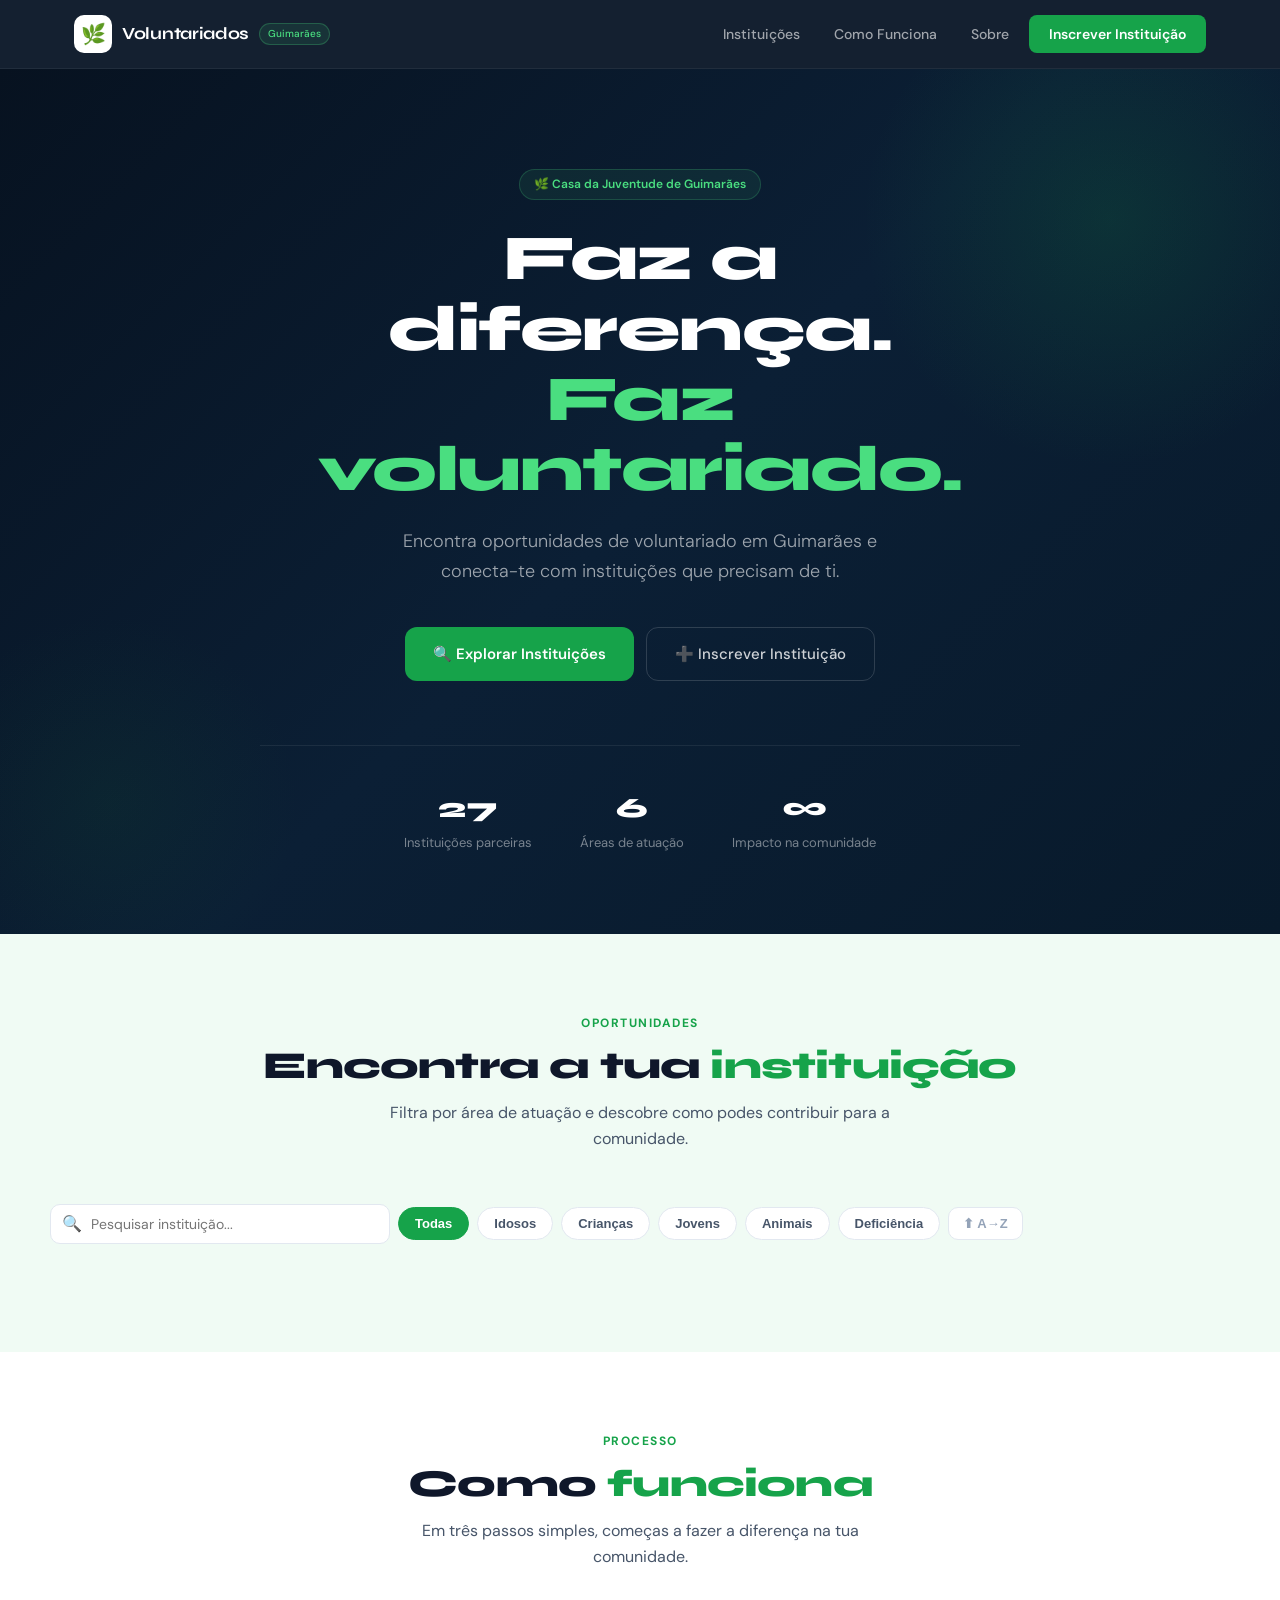
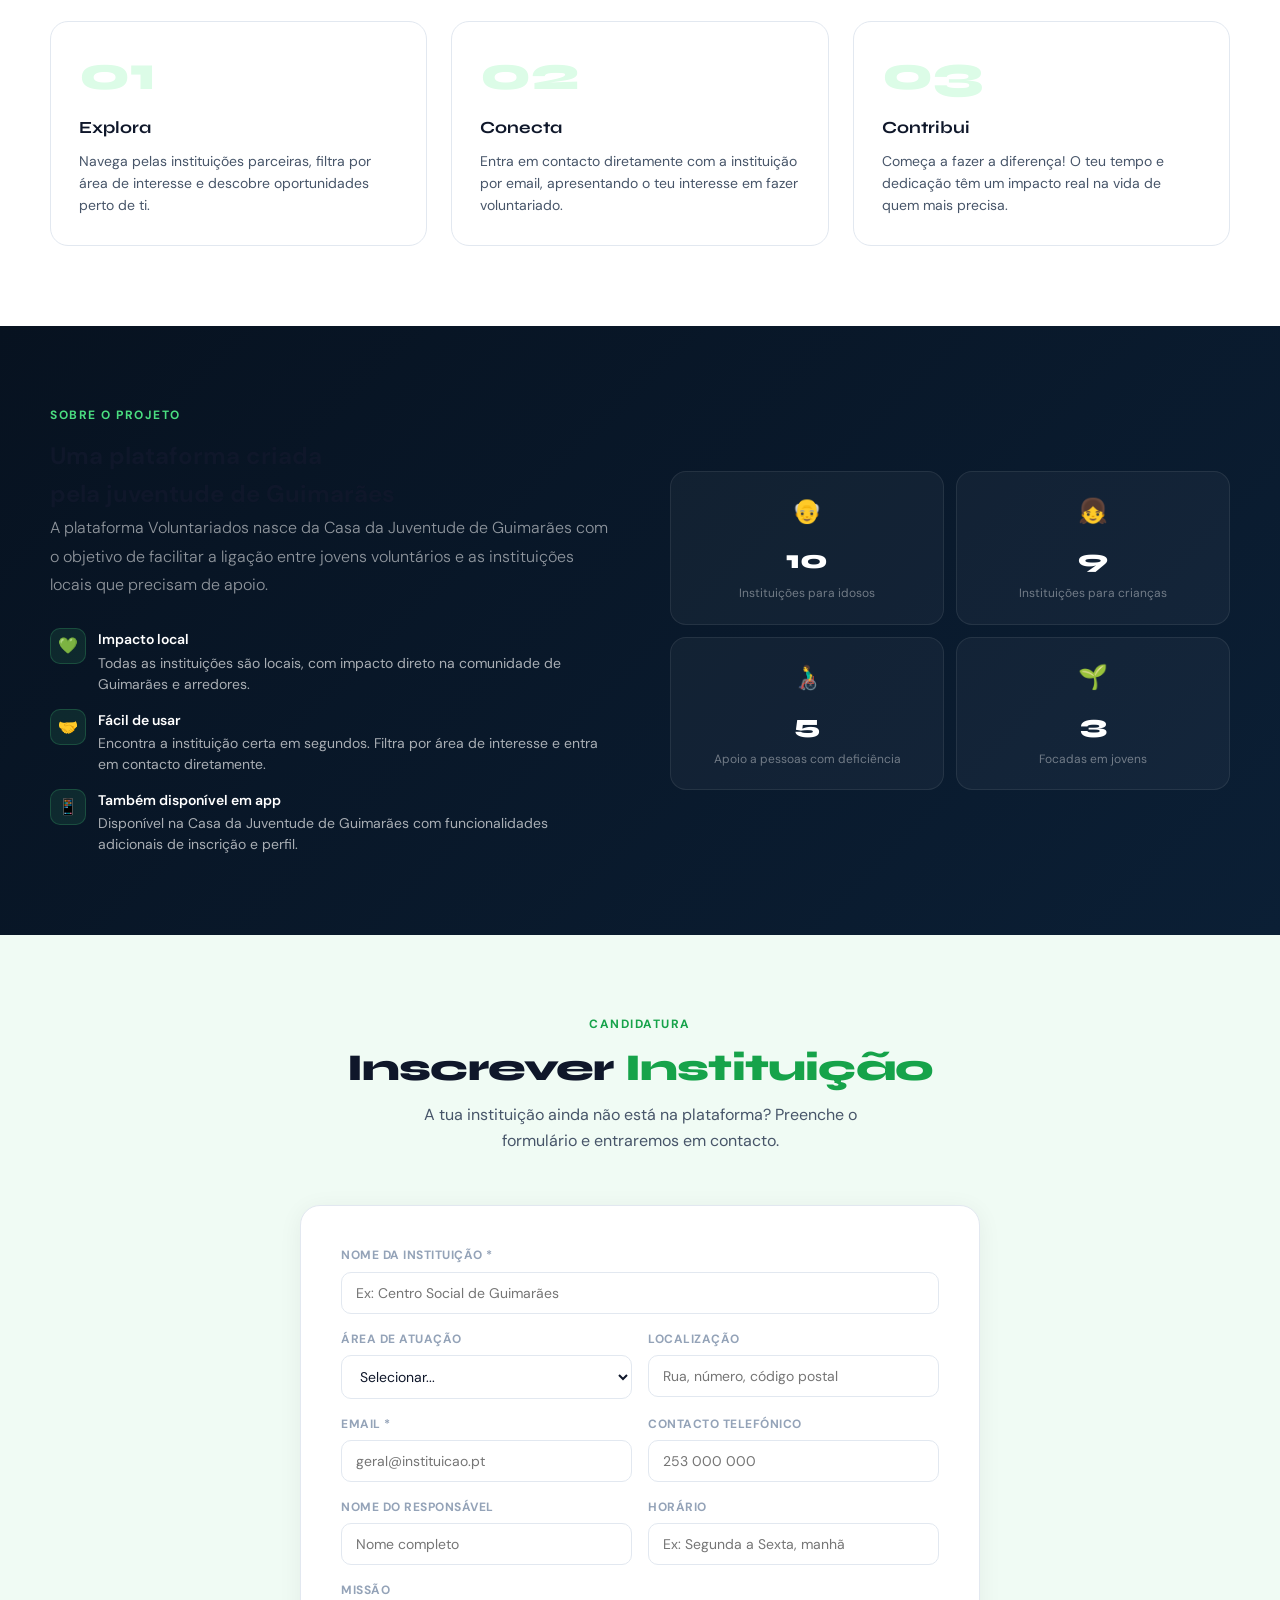
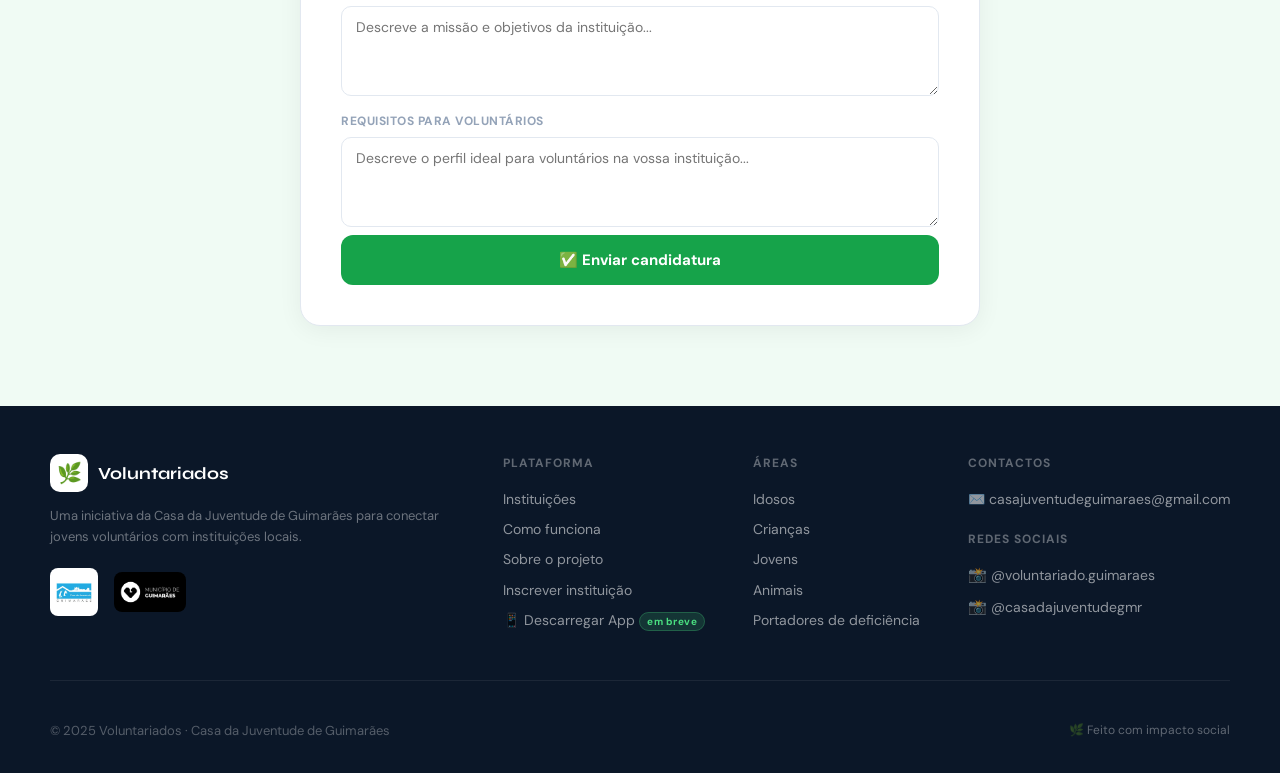
<file: index.html>
<!DOCTYPE html>
<html lang="pt">
<head>
<meta charset="UTF-8">
<meta name="viewport" content="width=device-width, initial-scale=1.0">
  <meta name="google-site-verification" content="gIfQHJcyxYFuE1dtZtrxuCCNk5c6O2cTzPGUpTS5kP4" />
<title>Voluntariados · Casa da Juventude de Guimarães</title>
<link rel="preconnect" href="https://fonts.googleapis.com">
<link href="https://fonts.googleapis.com/css2?family=Syne:wght@400;600;700;800&family=DM+Sans:ital,opsz,wght@0,9..40,300;0,9..40,400;0,9..40,500;1,9..40,300&display=swap" rel="stylesheet">
<link rel="stylesheet" href="style.css">
</head>
<body>

<!-- NAV -->
<nav>
  <div class="nav-inner">
    <a href="#" class="nav-logo">
      <div class="nav-logo-icon">🌿</div>
      <span class="nav-logo-text">Voluntariados</span>
      <span class="nav-logo-badge">Guimarães</span>
    </a>
    <div class="nav-links">
      <a href="#instituicoes" class="nav-link">Instituições</a>
      <a href="#como-funciona" class="nav-link">Como Funciona</a>
      <a href="#sobre" class="nav-link">Sobre</a>
      <a href="#inscrever" class="nav-link nav-cta">Inscrever Instituição</a>
    </div>
    <div class="nav-mobile">
      <a href="#inscrever" class="btn-primary" style="padding:8px 16px;font-size:13px">Inscrever</a>
    </div>
  </div>
</nav>

<!-- HERO -->
<section class="hero">
  <div class="hero-inner">
    <div class="hero-badge">🌿 Casa da Juventude de Guimarães</div>
    <h1>Faz a diferença.<br><span>Faz voluntariado.</span></h1>
    <p class="hero-desc">Encontra oportunidades de voluntariado em Guimarães e conecta-te com instituições que precisam de ti.</p>
    <div class="hero-btns">
      <a href="#instituicoes" class="btn-primary">🔍 Explorar Instituições</a>
      <a href="#inscrever" class="btn-outline">➕ Inscrever Instituição</a>
    </div>
    <div class="hero-stats">
      <div class="hero-stat">
        <div class="hero-stat-num" id="stat-total">27</div>
        <div class="hero-stat-label">Instituições parceiras</div>
      </div>
      <div class="hero-stat">
        <div class="hero-stat-num">6</div>
        <div class="hero-stat-label">Áreas de atuação</div>
      </div>
      <div class="hero-stat">
        <div class="hero-stat-num">∞</div>
        <div class="hero-stat-label">Impacto na comunidade</div>
      </div>
    </div>
  </div>
</section>

<!-- INSTITUIÇÕES -->
<section id="instituicoes">
  <div class="section-inner">
    <div class="section-header">
      <div class="section-label">Oportunidades</div>
      <h2 class="section-title">Encontra a tua <span>instituição</span></h2>
      <p class="section-desc">Filtra por área de atuação e descobre como podes contribuir para a comunidade.</p>
    </div>

    <div class="filters-bar">
      <div class="search-wrap">
        <span class="search-icon">🔍</span>
        <input class="search-input" type="text" id="searchInput" placeholder="Pesquisar instituição...">
      </div>
      <button class="filter-chip active" data-foco="">Todas</button>
      <button class="filter-chip" data-foco="Idosos">Idosos</button>
      <button class="filter-chip" data-foco="Crianças">Crianças</button>
      <button class="filter-chip" data-foco="Jovens">Jovens</button>
      <button class="filter-chip" data-foco="Animais">Animais</button>
      <button class="filter-chip" data-foco="Portadores de deficiência">Deficiência</button>
      <button class="sort-btn" id="sortBtn">⬆ A→Z</button>
    </div>

    <div class="results-count" id="resultsCount"></div>
    <div class="cards-grid" id="cardsGrid"></div>
  </div>
</section>

<!-- COMO FUNCIONA -->
<section id="como-funciona" style="background:#fff">
  <div class="section-inner">
    <div class="section-header">
      <div class="section-label">Processo</div>
      <h2 class="section-title">Como <span>funciona</span></h2>
      <p class="section-desc">Em três passos simples, começas a fazer a diferença na tua comunidade.</p>
    </div>
    <div class="how-grid">
      <div class="how-card">
        <div class="how-num">01</div>
        <div class="how-title">Explora</div>
        <p class="how-desc">Navega pelas instituições parceiras, filtra por área de interesse e descobre oportunidades perto de ti.</p>
      </div>
      <div class="how-card">
        <div class="how-num">02</div>
        <div class="how-title">Conecta</div>
        <p class="how-desc">Entra em contacto diretamente com a instituição por email, apresentando o teu interesse em fazer voluntariado.</p>
      </div>
      <div class="how-card">
        <div class="how-num">03</div>
        <div class="how-title">Contribui</div>
        <p class="how-desc">Começa a fazer a diferença! O teu tempo e dedicação têm um impacto real na vida de quem mais precisa.</p>
      </div>
    </div>
  </div>
</section>

<!-- SOBRE -->
<section id="sobre" class="about-bg">
  <div class="section-inner">
    <div class="about-grid">
      <div>
        <div class="about-label">Sobre o Projeto</div>
        <h2>Uma plataforma criada <br>pela juventude de Guimarães</h2>
        <p class="about-desc">A plataforma Voluntariados nasce da Casa da Juventude de Guimarães com o objetivo de facilitar a ligação entre jovens voluntários e as instituições locais que precisam de apoio.</p>
        <div class="about-features">
          <div class="about-feat">
            <div class="about-feat-icon">💚</div>
            <div>
              <div class="about-feat-title">Impacto local</div>
              <div class="about-feat-text">Todas as instituições são locais, com impacto direto na comunidade de Guimarães e arredores.</div>
            </div>
          </div>
          <div class="about-feat">
            <div class="about-feat-icon">🤝</div>
            <div>
              <div class="about-feat-title">Fácil de usar</div>
              <div class="about-feat-text">Encontra a instituição certa em segundos. Filtra por área de interesse e entra em contacto diretamente.</div>
            </div>
          </div>
          <div class="about-feat">
            <div class="about-feat-icon">📱</div>
            <div>
              <div class="about-feat-title">Também disponível em app</div>
              <div class="about-feat-text">Disponível na Casa da Juventude de Guimarães com funcionalidades adicionais de inscrição e perfil.</div>
            </div>
          </div>
        </div>
      </div>
      <div class="about-visual">
        <div class="about-stat-card"><div class="about-stat-emoji">👴</div><div class="about-stat-num">10</div><div class="about-stat-desc">Instituições para idosos</div></div>
        <div class="about-stat-card"><div class="about-stat-emoji">👧</div><div class="about-stat-num">9</div><div class="about-stat-desc">Instituições para crianças</div></div>
        <div class="about-stat-card"><div class="about-stat-emoji">👨‍🦽</div><div class="about-stat-num">5</div><div class="about-stat-desc">Apoio a pessoas com deficiência</div></div>
        <div class="about-stat-card"><div class="about-stat-emoji">🌱</div><div class="about-stat-num">3</div><div class="about-stat-desc">Focadas em jovens</div></div>
      </div>
    </div>
  </div>
</section>

<!-- INSCREVER INSTITUIÇÃO -->
<section id="inscrever">
  <div class="section-inner">
    <div class="section-header">
      <div class="section-label">Candidatura</div>
      <h2 class="section-title">Inscrever <span>Instituição</span></h2>
      <p class="section-desc">A tua instituição ainda não está na plataforma? Preenche o formulário e entraremos em contacto.</p>
    </div>
    <div class="inscricao-card">
      <div id="formWrap">
        <form id="inscricaoForm" onsubmit="return false">
          <div class="form-grid">
            <div class="form-field full">
              <label>NOME DA INSTITUIÇÃO *</label>
              <input type="text" id="f_nome" placeholder="Ex: Centro Social de Guimarães" required>
            </div>
            <div class="form-field">
              <label>ÁREA DE ATUAÇÃO</label>
              <select id="f_foco">
                <option value="">Selecionar...</option>
                <option>Idosos</option>
                <option>Crianças</option>
                <option>Jovens</option>
                <option>Animais</option>
                <option>Portadores de deficiência</option>
                <option>Ação Social</option>
              </select>
            </div>
            <div class="form-field">
              <label>LOCALIZAÇÃO</label>
              <input type="text" id="f_local" placeholder="Rua, número, código postal">
            </div>
            <div class="form-field">
              <label>EMAIL *</label>
              <input type="email" id="f_email" placeholder="geral@instituicao.pt" required>
            </div>
            <div class="form-field">
              <label>CONTACTO TELEFÓNICO</label>
              <input type="tel" id="f_tel" placeholder="253 000 000">
            </div>
            <div class="form-field">
              <label>NOME DO RESPONSÁVEL</label>
              <input type="text" id="f_resp" placeholder="Nome completo">
            </div>
            <div class="form-field">
              <label>HORÁRIO</label>
              <input type="text" id="f_horario" placeholder="Ex: Segunda a Sexta, manhã">
            </div>
            <div class="form-field full">
              <label>MISSÃO</label>
              <textarea id="f_missao" placeholder="Descreve a missão e objetivos da instituição..."></textarea>
            </div>
            <div class="form-field full">
              <label>REQUISITOS PARA VOLUNTÁRIOS</label>
              <textarea id="f_req" placeholder="Descreve o perfil ideal para voluntários na vossa instituição..."></textarea>
            </div>
          </div>
          <button type="button" class="submit-btn" onclick="submitForm()">
            ✅ Enviar candidatura
          </button>
        </form>
      </div>
      <div id="successMsg" class="success-msg" style="display:none">
        <div class="success-emoji">✅</div>
        <div class="success-title">Candidatura enviada!</div>
        <p class="success-desc">A tua candidatura foi recebida com sucesso e será analisada em breve pela equipa da Casa da Juventude de Guimarães.</p>
      </div>
    </div>
  </div>
</section>

<!-- FOOTER -->
<footer>
  <div class="footer-inner">
    <div class="footer-top">
      <div class="footer-brand">
        <div class="footer-brand-logo">
          <div class="footer-brand-icon">🌿</div>
          <span class="footer-brand-name">Voluntariados</span>
        </div>
        <p class="footer-brand-desc">Uma iniciativa da Casa da Juventude de Guimarães para conectar jovens voluntários com instituições locais.</p>
        <div class="footer-logos">
          <img src="[data-uri]" alt="Casa da Juventude de Guimarães" class="footer-logo-img">
          <img src="[data-uri]" alt="Município de Guimarães" class="footer-logo-img footer-logo-municipio">
        </div>
      </div>
      <div class="footer-links-col">
        <h4>Plataforma</h4>
        <a href="#instituicoes">Instituições</a>
        <a href="#como-funciona">Como funciona</a>
        <a href="#sobre">Sobre o projeto</a>
        <a href="#inscrever">Inscrever instituição</a>
        <a href="#" class="footer-app-link">📱 Descarregar App <span class="footer-app-badge">em breve</span></a>
      </div>
      <div class="footer-links-col">
        <h4>Áreas</h4>
        <a href="#" onclick="setFilter('Idosos')">Idosos</a>
        <a href="#" onclick="setFilter('Crianças')">Crianças</a>
        <a href="#" onclick="setFilter('Jovens')">Jovens</a>
        <a href="#" onclick="setFilter('Animais')">Animais</a>
        <a href="#" onclick="setFilter('Portadores de deficiência')">Portadores de deficiência</a>
      </div>
      <div class="footer-links-col">
        <h4>Contactos</h4>
        <a href="mailto:casajuventudeguimaraes@gmail.com">✉️ casajuventudeguimaraes@gmail.com</a>
        <h4 style="margin-top:20px">Redes Sociais</h4>
        <a href="https://www.instagram.com/voluntariado.guimaraes?igsh=NXk3a3p1bnFhdGtn" target="_blank">
          <span class="footer-social-icon">📸</span> @voluntariado.guimaraes
        </a>
        <a href="https://www.instagram.com/casadajuventudegmr?igsh=b285d3hidWdodXQ1" target="_blank">
          <span class="footer-social-icon">📸</span> @casadajuventudegmr
        </a>
      </div>
    </div>
    <div class="footer-bottom">
      <span class="footer-copyright">© 2025 Voluntariados · Casa da Juventude de Guimarães</span>
      <span class="footer-badge">🌿 Feito com impacto social</span>
    </div>
  </div>
</footer>

<!-- MODAL -->
<div class="modal-overlay" id="modalOverlay" onclick="closeModalOnBg(event)">
  <div class="modal" id="modal">
    <div class="modal-header" id="modalHeader">
      <button class="modal-close" onclick="closeModal()">✕</button>
      <div class="modal-foco" id="modalFoco"></div>
      <div class="modal-title" id="modalTitle"></div>
    </div>
    <div class="modal-body" id="modalBody"></div>
  </div>
</div>

<script src="script.js"></script>
</body>
</html>
</file>
<file: style.css>
*,*::before,*::after{box-sizing:border-box;margin:0;padding:0}
:root{
  --bg:#F0FBF4;
  --bgCard:#ffffff;
  --dark:#0B1728;
  --dark2:#0E1F38;
  --green:#16A34A;
  --greenLight:#4ADE80;
  --greenSoft:#DCFCE7;
  --greenDark:#14532D;
  --greenMid:#166534;
  --text:#0F172A;
  --textSec:#475569;
  --textMuted:#94A3B8;
  --border:#E2E8F0;
  --red:#DC2626;
  --radius:14px;
  --radiusSm:8px;
  --shadow:0 4px 24px rgba(0,0,0,0.06);
}
html{scroll-behavior:smooth}
body{font-family:'DM Sans',sans-serif;background:var(--bg);color:var(--text);line-height:1.6;overflow-x:hidden}

/* NAV */
nav{position:sticky;top:0;z-index:100;background:rgba(11,23,40,0.96);backdrop-filter:blur(16px);border-bottom:1px solid rgba(255,255,255,0.06)}
.nav-inner{max-width:1180px;margin:0 auto;padding:0 24px;height:68px;display:flex;align-items:center;justify-content:space-between}
.nav-logo{display:flex;align-items:center;gap:10px;text-decoration:none}
.nav-logo-icon{width:38px;height:38px;background:#fff;border-radius:10px;display:flex;align-items:center;justify-content:center;font-size:20px}
.nav-logo-text{font-family:'Syne',sans-serif;font-size:17px;font-weight:700;color:#fff;letter-spacing:-0.3px}
.nav-logo-badge{font-size:10px;font-weight:500;color:var(--greenLight);background:rgba(74,222,128,0.1);border:1px solid rgba(74,222,128,0.25);padding:2px 8px;border-radius:20px}
.nav-links{display:flex;align-items:center;gap:6px}
.nav-link{font-size:14px;font-weight:500;color:rgba(255,255,255,0.6);text-decoration:none;padding:7px 14px;border-radius:8px;transition:all 0.2s}
.nav-link:hover{color:#fff;background:rgba(255,255,255,0.06)}
.nav-cta{background:var(--green);color:#fff!important;padding:8px 20px!important;font-weight:600!important;transition:background 0.2s!important}
.nav-cta:hover{background:var(--greenMid)!important}
.nav-mobile{display:none}

/* HERO */
.hero{background:linear-gradient(135deg,#071220 0%,#0B1F35 50%,#081A2B 100%);padding:100px 24px 80px;text-align:center;position:relative;overflow:hidden}
.hero::before{content:'';position:absolute;top:-100px;right:-80px;width:500px;height:500px;background:radial-gradient(circle,rgba(22,163,74,0.15),transparent 70%);pointer-events:none}
.hero::after{content:'';position:absolute;bottom:-60px;left:-80px;width:380px;height:380px;background:radial-gradient(circle,rgba(22,101,52,0.12),transparent 70%);pointer-events:none}
.hero-inner{max-width:760px;margin:0 auto;position:relative}
.hero-badge{display:inline-flex;align-items:center;gap:6px;background:rgba(74,222,128,0.08);border:1px solid rgba(74,222,128,0.2);color:var(--greenLight);font-size:12px;font-weight:600;padding:5px 14px;border-radius:20px;margin-bottom:24px}
.hero h1{font-family:'Syne',sans-serif;font-size:clamp(38px,6vw,64px);font-weight:800;color:#fff;letter-spacing:-1.5px;line-height:1.1;margin-bottom:20px}
.hero h1 span{color:var(--greenLight)}
.hero-desc{font-size:18px;color:rgba(255,255,255,0.6);max-width:520px;margin:0 auto 40px;line-height:1.7;font-weight:300}
.hero-btns{display:flex;gap:12px;justify-content:center;flex-wrap:wrap}
.btn-primary{display:inline-flex;align-items:center;gap:8px;background:var(--green);color:#fff;padding:14px 28px;border-radius:12px;font-size:15px;font-weight:600;text-decoration:none;transition:all 0.2s;border:none;cursor:pointer}
.btn-primary:hover{background:var(--greenMid);transform:translateY(-1px)}
.btn-outline{display:inline-flex;align-items:center;gap:8px;background:transparent;color:rgba(255,255,255,0.8);padding:14px 28px;border-radius:12px;font-size:15px;font-weight:500;text-decoration:none;border:1px solid rgba(255,255,255,0.15);transition:all 0.2s}
.btn-outline:hover{background:rgba(255,255,255,0.06);border-color:rgba(255,255,255,0.3)}
.hero-stats{display:flex;gap:48px;justify-content:center;margin-top:64px;padding-top:40px;border-top:1px solid rgba(255,255,255,0.07)}
.hero-stat{text-align:center}
.hero-stat-num{font-family:'Syne',sans-serif;font-size:28px;font-weight:800;color:#fff}
.hero-stat-label{font-size:13px;color:rgba(255,255,255,0.45);margin-top:2px}

/* SECTION */
section{padding:80px 24px}
.section-inner{max-width:1180px;margin:0 auto}
.section-header{text-align:center;margin-bottom:52px}
.section-label{font-size:12px;font-weight:700;letter-spacing:1.5px;text-transform:uppercase;color:var(--green);margin-bottom:10px}
.section-title{font-family:'Syne',sans-serif;font-size:clamp(26px,4vw,38px);font-weight:800;color:var(--text);letter-spacing:-0.8px;line-height:1.2}
.section-title span{color:var(--green)}
.section-desc{font-size:16px;color:var(--textSec);margin-top:12px;max-width:500px;margin-left:auto;margin-right:auto}

/* FILTERS */
.filters-bar{display:flex;gap:8px;flex-wrap:wrap;margin-bottom:28px;align-items:center}
.search-wrap{flex:1;min-width:200px;max-width:340px;position:relative}
.search-input{width:100%;padding:10px 14px 10px 40px;border:1px solid var(--border);border-radius:10px;font-size:14px;font-family:'DM Sans',sans-serif;background:#fff;color:var(--text);outline:none;transition:border-color 0.2s}
.search-input:focus{border-color:var(--green)}
.search-icon{position:absolute;left:12px;top:50%;transform:translateY(-50%);color:var(--textMuted);font-size:16px;pointer-events:none}
.filter-chip{padding:8px 16px;border-radius:20px;font-size:13px;font-weight:600;border:1px solid var(--border);background:#fff;color:var(--textSec);cursor:pointer;transition:all 0.2s;white-space:nowrap}
.filter-chip:hover{border-color:var(--green);color:var(--green)}
.filter-chip.active{background:var(--green);color:#fff;border-color:var(--green)}
.filter-chip[data-foco="Idosos"].active{background:#7C3AED;border-color:#7C3AED}
.filter-chip[data-foco="Crianças"].active{background:#F59E0B;border-color:#F59E0B}
.filter-chip[data-foco="Jovens"].active{background:#0EA5E9;border-color:#0EA5E9}
.filter-chip[data-foco="Animais"].active{background:#10B981;border-color:#10B981}
.filter-chip[data-foco="Portadores de deficiência"].active{background:#6366F1;border-color:#6366F1}
.filter-chip[data-foco="Ação Social"].active{background:#EF4444;border-color:#EF4444}
.sort-btn{padding:8px 14px;border-radius:10px;font-size:13px;font-weight:600;border:1px solid var(--border);background:#fff;color:var(--textMuted);cursor:pointer;transition:all 0.2s;display:flex;align-items:center;gap:6px}
.sort-btn:hover{border-color:var(--green);color:var(--green)}
.results-count{font-size:13px;color:var(--textMuted);margin-bottom:16px}

/* CARDS GRID */
.cards-grid{display:grid;grid-template-columns:repeat(auto-fill,minmax(340px,1fr));gap:16px}
.entity-card{background:#fff;border:1px solid var(--border);border-radius:18px;overflow:hidden;transition:all 0.25s;cursor:pointer;box-shadow:var(--shadow);position:relative}
.entity-card:hover{transform:translateY(-3px);box-shadow:0 12px 40px rgba(0,0,0,0.1);border-color:rgba(22,163,74,0.3)}
.card-accent{height:5px;width:100%}
.card-body{padding:20px}
.card-top{display:flex;align-items:flex-start;justify-content:space-between;margin-bottom:12px}
.card-foco-badge{display:inline-flex;align-items:center;gap:5px;padding:4px 10px;border-radius:20px;font-size:11px;font-weight:700}
.card-fav{background:none;border:none;cursor:pointer;color:var(--textMuted);font-size:18px;padding:4px;transition:all 0.2s;line-height:1}
.card-fav.active{color:var(--red)}
.card-fav:hover{transform:scale(1.15)}
.card-name{font-family:'Syne',sans-serif;font-size:16px;font-weight:700;color:var(--text);line-height:1.3;margin-bottom:10px}
.card-info{display:flex;flex-direction:column;gap:6px}
.card-info-row{display:flex;align-items:flex-start;gap:8px;font-size:13px;color:var(--textSec)}
.card-info-icon{flex-shrink:0;margin-top:1px;font-size:13px}
.card-footer{display:flex;align-items:center;justify-content:space-between;margin-top:16px;padding-top:14px;border-top:1px solid var(--border)}
.card-arrow{color:var(--textMuted);font-size:18px;transition:transform 0.2s}
.entity-card:hover .card-arrow{transform:translateX(4px);color:var(--green)}
.card-btn{font-size:12px;font-weight:600;color:var(--green);display:flex;align-items:center;gap:4px}

/* NO RESULTS */
.no-results{text-align:center;padding:60px 24px;color:var(--textSec)}
.no-results-emoji{font-size:40px;margin-bottom:12px}

/* MODAL */
.modal-overlay{position:fixed;inset:0;background:rgba(0,0,0,0.5);z-index:200;display:flex;align-items:center;justify-content:center;padding:20px;opacity:0;pointer-events:none;transition:opacity 0.25s}
.modal-overlay.open{opacity:1;pointer-events:all}
.modal{background:#fff;border-radius:24px;width:100%;max-width:600px;max-height:90vh;overflow-y:auto;transform:translateY(20px);transition:transform 0.25s;box-shadow:0 24px 80px rgba(0,0,0,0.2)}
.modal-overlay.open .modal{transform:translateY(0)}
.modal-header{padding:28px 28px 0;position:sticky;top:0;background:#fff;z-index:1}
.modal-close{position:absolute;top:20px;right:20px;background:var(--bg);border:1px solid var(--border);border-radius:8px;width:32px;height:32px;display:flex;align-items:center;justify-content:center;cursor:pointer;font-size:16px;color:var(--textMuted);transition:all 0.2s}
.modal-close:hover{background:var(--border)}
.modal-foco{display:inline-flex;align-items:center;padding:4px 10px;border-radius:20px;font-size:11px;font-weight:700;margin-bottom:10px}
.modal-title{font-family:'Syne',sans-serif;font-size:22px;font-weight:800;color:var(--text);line-height:1.2;padding-bottom:20px;border-bottom:1px solid var(--border)}
.modal-body{padding:0 28px 28px}
.modal-detail{display:flex;align-items:flex-start;gap:14px;padding:16px 0;border-bottom:1px solid var(--border)}
.modal-detail:last-of-type{border-bottom:none}
.modal-detail-icon-wrap{width:38px;height:38px;background:var(--bg);border:1px solid var(--border);border-radius:10px;display:flex;align-items:center;justify-content:center;font-size:16px;flex-shrink:0}
.modal-detail-label{font-size:10px;font-weight:700;letter-spacing:0.8px;text-transform:uppercase;color:var(--textMuted);margin-bottom:4px}
.modal-detail-value{font-size:14px;color:var(--text);line-height:1.6;white-space:pre-line}
.modal-detail-value.empty{color:var(--textMuted)}
.modal-actions{display:flex;gap:10px;margin-top:24px}
.modal-enroll-btn{flex:1;padding:14px;background:var(--green);color:#fff;border:none;border-radius:12px;font-size:15px;font-weight:600;cursor:pointer;font-family:'DM Sans',sans-serif;transition:background 0.2s;display:flex;align-items:center;justify-content:center;gap:8px}
.modal-enroll-btn:hover{background:var(--greenMid)}
.modal-enroll-btn.enrolled{background:var(--greenSoft);color:var(--greenDark);cursor:default}
.modal-email-btn{padding:14px 20px;background:transparent;border:1px solid var(--border);border-radius:12px;font-size:14px;font-weight:600;cursor:pointer;color:var(--textSec);font-family:'DM Sans',sans-serif;transition:all 0.2s;display:flex;align-items:center;gap:6px}
.modal-email-btn:hover{border-color:var(--green);color:var(--green)}

/* ABOUT SECTION */
.about-bg{background:linear-gradient(135deg,#071220,#0B1F35)}
.about-grid{display:grid;grid-template-columns:1fr 1fr;gap:60px;align-items:center}
.about-label{font-size:12px;font-weight:700;letter-spacing:1.5px;text-transform:uppercase;color:var(--greenLight);margin-bottom:12px}
.about h2{font-family:'Syne',sans-serif;font-size:clamp(26px,4vw,38px);font-weight:800;color:#fff;letter-spacing:-0.8px;line-height:1.2;margin-bottom:18px}
.about-desc{font-size:16px;color:rgba(255,255,255,0.55);line-height:1.8;font-weight:300;margin-bottom:28px}
.about-features{display:flex;flex-direction:column;gap:14px}
.about-feat{display:flex;align-items:flex-start;gap:12px}
.about-feat-icon{width:36px;height:36px;background:rgba(74,222,128,0.1);border:1px solid rgba(74,222,128,0.2);border-radius:10px;display:flex;align-items:center;justify-content:center;font-size:16px;flex-shrink:0}
.about-feat-text{font-size:14px;color:rgba(255,255,255,0.65);line-height:1.5}
.about-feat-title{font-weight:600;color:#fff;font-size:14px;margin-bottom:2px}
.about-visual{display:grid;grid-template-columns:1fr 1fr;gap:12px}
.about-stat-card{background:rgba(255,255,255,0.04);border:1px solid rgba(255,255,255,0.08);border-radius:16px;padding:20px;text-align:center}
.about-stat-emoji{font-size:24px;margin-bottom:8px}
.about-stat-num{font-family:'Syne',sans-serif;font-size:26px;font-weight:800;color:#fff;margin-bottom:4px}
.about-stat-desc{font-size:12px;color:rgba(255,255,255,0.4)}

/* HOW IT WORKS */
.how-grid{display:grid;grid-template-columns:repeat(3,1fr);gap:24px}
.how-card{background:#fff;border:1px solid var(--border);border-radius:18px;padding:28px;position:relative}
.how-num{font-family:'Syne',sans-serif;font-size:48px;font-weight:800;color:var(--greenSoft);line-height:1;margin-bottom:16px}
.how-title{font-family:'Syne',sans-serif;font-size:17px;font-weight:700;color:var(--text);margin-bottom:8px}
.how-desc{font-size:14px;color:var(--textSec);line-height:1.6}

/* INSCRICAO SECTION */
.inscricao-card{background:#fff;border:1px solid var(--border);border-radius:20px;padding:40px;max-width:680px;margin:0 auto;box-shadow:var(--shadow)}
.form-grid{display:grid;grid-template-columns:1fr 1fr;gap:16px}
.form-field{display:flex;flex-direction:column;gap:6px}
.form-field.full{grid-column:1/-1}
label{font-size:12px;font-weight:700;letter-spacing:0.5px;color:var(--textMuted)}
input,textarea,select{padding:11px 14px;border:1px solid var(--border);border-radius:10px;font-size:14px;font-family:'DM Sans',sans-serif;color:var(--text);background:#fff;outline:none;transition:border-color 0.2s;width:100%}
input:focus,textarea:focus,select:focus{border-color:var(--green)}
textarea{resize:vertical;min-height:90px}
.submit-btn{width:100%;padding:15px;background:var(--green);color:#fff;border:none;border-radius:12px;font-size:15px;font-weight:700;cursor:pointer;font-family:'DM Sans',sans-serif;transition:background 0.2s;margin-top:8px;display:flex;align-items:center;justify-content:center;gap:8px}
.submit-btn:hover{background:var(--greenMid)}
.success-msg{text-align:center;padding:40px 0}
.success-emoji{font-size:52px;margin-bottom:16px}
.success-title{font-family:'Syne',sans-serif;font-size:22px;font-weight:800;color:var(--text);margin-bottom:8px}
.success-desc{font-size:15px;color:var(--textSec);line-height:1.6}

/* FOCOS COLOR LEGEND */
.focos-legend{display:flex;flex-wrap:wrap;gap:10px;margin-bottom:20px}
.foco-dot{width:10px;height:10px;border-radius:50%;display:inline-block;flex-shrink:0}

/* FOOTER */
footer{background:var(--dark);padding:48px 24px 32px;margin-top:0}
.footer-inner{max-width:1180px;margin:0 auto}
.footer-top{display:flex;gap:48px;flex-wrap:wrap;margin-bottom:40px;padding-bottom:40px;border-bottom:1px solid rgba(255,255,255,0.07)}
.footer-brand{flex:1;min-width:200px}
.footer-brand-logo{display:flex;align-items:center;gap:10px;margin-bottom:14px}
.footer-brand-icon{width:38px;height:38px;background:#fff;border-radius:10px;display:flex;align-items:center;justify-content:center;font-size:20px}
.footer-brand-name{font-family:'Syne',sans-serif;font-size:17px;font-weight:700;color:#fff}
.footer-brand-desc{font-size:13px;color:rgba(255,255,255,0.4);line-height:1.6}
.footer-links-col h4{font-size:12px;font-weight:700;letter-spacing:1px;text-transform:uppercase;color:rgba(255,255,255,0.35);margin-bottom:14px}
.footer-links-col a{display:block;font-size:14px;color:rgba(255,255,255,0.55);text-decoration:none;margin-bottom:8px;transition:color 0.2s}
.footer-links-col a:hover{color:var(--greenLight)}
.footer-bottom{display:flex;align-items:center;justify-content:space-between;flex-wrap:wrap;gap:12px}
.footer-copyright{font-size:13px;color:rgba(255,255,255,0.3)}
.footer-badge{display:inline-flex;align-items:center;gap:6px;font-size:12px;color:rgba(255,255,255,0.35)}

/* RESPONSIVE */
@media(max-width:900px){
  .about-grid{grid-template-columns:1fr}
  .how-grid{grid-template-columns:1fr 1fr}
  .about-visual{grid-template-columns:repeat(4,1fr)}
  .nav-links{display:none}
  .nav-mobile{display:block}
}
@media(max-width:640px){
  .hero-stats{gap:24px}
  .how-grid{grid-template-columns:1fr}
  .cards-grid{grid-template-columns:1fr}
  .form-grid{grid-template-columns:1fr}
  .about-visual{grid-template-columns:1fr 1fr}
  .footer-top{flex-direction:column;gap:28px}
  .modal-actions{flex-direction:column}
  .modal{border-radius:16px}
}

/* ANIMATIONS */
@keyframes fadeUp{from{opacity:0;transform:translateY(20px)}to{opacity:1;transform:translateY(0)}}
.animate{animation:fadeUp 0.5s ease both}

/* FOCO COLORS */
.foco-Idosos{background:rgba(124,58,237,0.1);color:#7C3AED}
.foco-Crianças{background:rgba(245,158,11,0.1);color:#D97706}
.foco-Jovens{background:rgba(14,165,233,0.1);color:#0284C7}
.foco-Animais{background:rgba(16,185,129,0.1);color:#059669}
.foco-Ação-Social{background:rgba(239,68,68,0.1);color:#DC2626}
.foco-Portadores{background:rgba(99,102,241,0.1);color:#4F46E5}
/* FOOTER LOGOS */
.footer-logos{display:flex;align-items:center;gap:16px;margin-top:20px;flex-wrap:wrap}
.footer-logo-img{height:48px;width:auto;border-radius:8px;background:#fff;padding:6px;object-fit:contain}
.footer-logo-municipio{filter:invert(1);height:40px}

/* FOOTER APP LINK */
.footer-app-link{display:inline-flex;align-items:center;gap:6px;margin-top:8px}
.footer-app-badge{font-size:10px;background:rgba(74,222,128,0.15);color:var(--greenLight);border:1px solid rgba(74,222,128,0.25);padding:2px 7px;border-radius:20px;font-weight:700;letter-spacing:0.5px}

/* FOOTER SOCIAL */
.footer-social-icon{font-size:15px}
</file>
